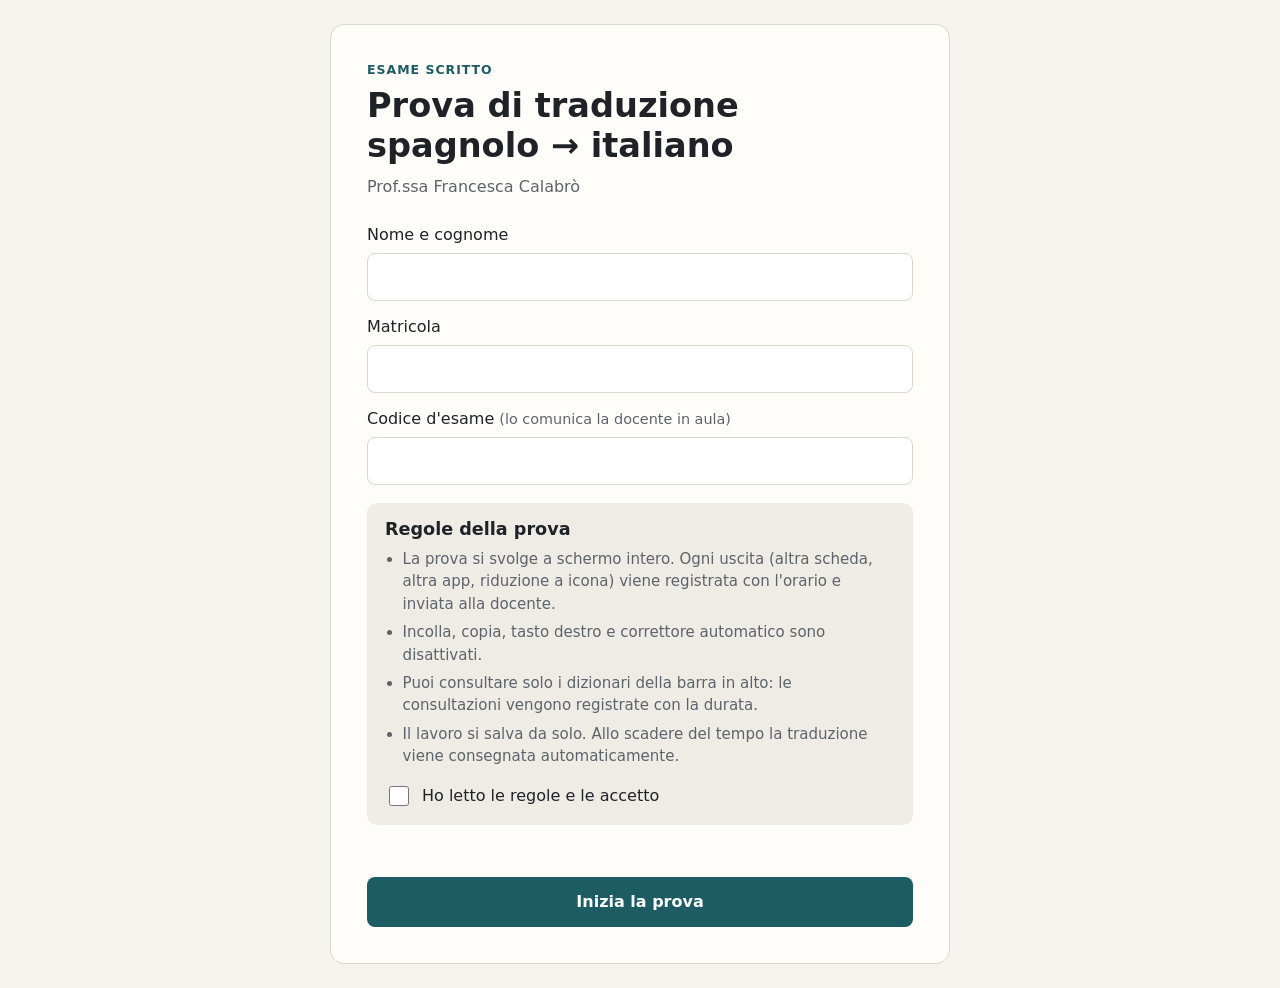
<file: index.html>
<!doctype html>
<html lang="it">
<head>
<meta charset="utf-8">
<meta name="viewport" content="width=device-width, initial-scale=1, viewport-fit=cover">
<meta name="robots" content="noindex, nofollow">
<title>Prova di traduzione</title>
<link rel="preconnect" href="https://fonts.googleapis.com">
<link rel="preconnect" href="https://fonts.gstatic.com" crossorigin>
<link href="https://fonts.googleapis.com/css2?family=Source+Serif+4:ital,opsz,wght@0,8..60,400;0,8..60,600;1,8..60,400&display=swap" rel="stylesheet">
<link href="https://api.fontshare.com/v2/css?f[]=general-sans@400,500,600&display=swap" rel="stylesheet">
<link rel="stylesheet" href="style.css">
</head>
<body>

<!-- Schermata iniziale -->
<main id="schermo-inizio" class="schermo">
  <section class="scheda">
    <p class="occhiello" id="corso"></p>
    <h1 id="titolo">Prova di traduzione</h1>
    <p class="docente" id="docente"></p>

    <form id="form-inizio" autocomplete="off" novalidate>
      <label>Nome e cognome
        <input id="nome" required autocomplete="off" spellcheck="false">
      </label>
      <label>Matricola
        <input id="matricola" required autocomplete="off" inputmode="numeric" spellcheck="false">
      </label>
      <label>Codice d'esame <span class="nota">(lo comunica la docente in aula)</span>
        <input id="codice" required autocomplete="off" autocapitalize="characters" spellcheck="false">
      </label>

      <div class="regole">
        <h2>Regole della prova</h2>
        <ul>
          <li>La prova si svolge a schermo intero. Ogni uscita (altra scheda, altra app, riduzione a icona) viene registrata con l'orario e inviata alla docente.</li>
          <li>Incolla, copia, tasto destro e correttore automatico sono disattivati.</li>
          <li>Puoi consultare solo i dizionari della barra in alto: le consultazioni vengono registrate con la durata.</li>
          <li>Il lavoro si salva da solo. Allo scadere del tempo la traduzione viene consegnata automaticamente.</li>
        </ul>
        <label class="spunta"><input type="checkbox" id="accetto" required> Ho letto le regole e le accetto</label>
      </div>

      <p class="errore" id="errore-inizio" role="alert"></p>
      <button type="submit" class="primario" id="btn-inizia">Inizia la prova</button>
    </form>
  </section>
</main>

<!-- Prova -->
<div id="schermo-prova" class="schermo" hidden>
  <header class="barra">
    <div class="barra-sx">
      <span class="sigla" id="sigla"></span>
      <strong id="studente"></strong>
      <span class="stato" id="stato-salvataggio">Salvato</span>
    </div>
    <nav class="dizionari" id="dizionari" aria-label="Dizionari consentiti"></nav>
    <div class="barra-dx">
      <span class="timer" id="timer" aria-live="off">--:--</span>
      <button class="primario piccolo" id="btn-consegna">Consegna</button>
    </div>
  </header>

  <div class="avviso" id="avviso" hidden role="alert"></div>

  <main class="colonne">
    <article class="originale" id="originale" aria-label="Testo originale">
      <p class="consegna" id="consegna"></p>
      <h2 id="titolo-testo"></h2>
      <div id="testo"></div>
      <p class="fonte" id="fonte"></p>
    </article>
    <section class="traduzione">
      <label for="campo" class="etichetta">La tua traduzione</label>
      <textarea id="campo" spellcheck="false" autocomplete="off" autocorrect="off" autocapitalize="off" data-gramm="false" data-gramm_editor="false" data-enable-grammarly="false" placeholder="Scrivi qui la traduzione…"></textarea>
      <p class="contatore"><span id="parole">0</span> parole · <span id="uscite">0</span> uscite registrate</p>
    </section>
  </main>
</div>

<!-- Blocco quando si esce dallo schermo intero -->
<div id="velo" class="velo" hidden>
  <div class="velo-box">
    <h2>Sei uscito dalla prova</h2>
    <p id="velo-testo">L'uscita è stata registrata. Torna alla prova per continuare.</p>
    <button class="primario" id="btn-rientra">Torna alla prova</button>
  </div>
</div>

<!-- Conferma consegna -->
<div id="conferma" class="velo" hidden>
  <div class="velo-box">
    <h2>Consegnare la traduzione?</h2>
    <p>Dopo la consegna non potrai più modificarla.</p>
    <div class="riga-bottoni">
      <button class="secondario" id="btn-annulla">Continua a scrivere</button>
      <button class="primario" id="btn-conferma">Consegna ora</button>
    </div>
  </div>
</div>

<!-- Fine -->
<main id="schermo-fine" class="schermo" hidden>
  <section class="scheda">
    <h1 id="fine-titolo">Consegna in corso…</h1>
    <p id="fine-testo">Non chiudere questa pagina.</p>
    <p class="ricevuta" id="ricevuta" hidden></p>
    <div class="riga-bottoni">
      <button class="secondario" id="btn-scarica" hidden>Scarica una copia (.txt)</button>
      <button class="primario" id="btn-riprova" hidden>Riprova l'invio</button>
      <a class="secondario" id="btn-esci" href="fine.html" hidden>Chiudi la prova</a>
    </div>
  </section>
</main>

<script src="esame.js"></script>
<script src="app.js"></script>
</body>
</html>
</file>
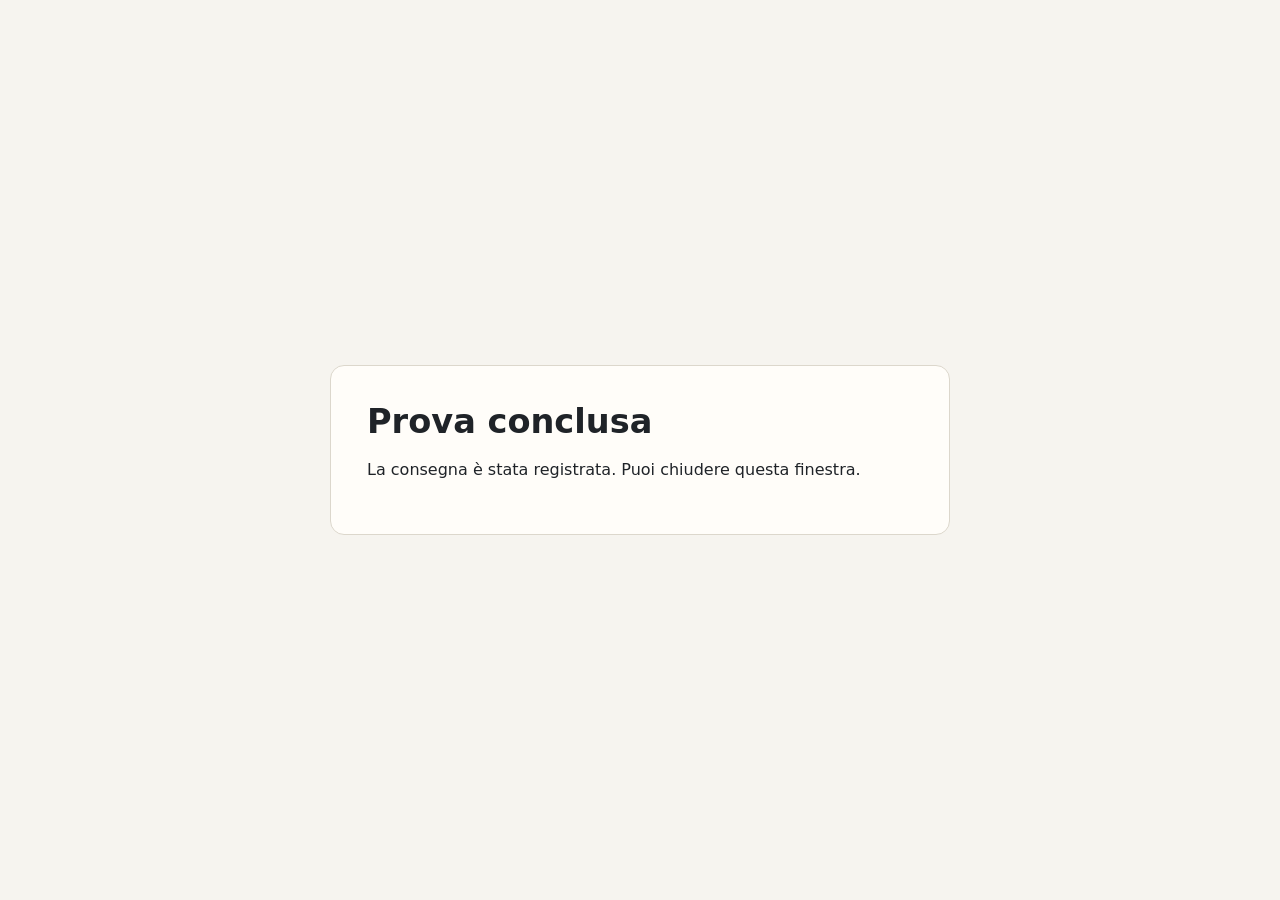
<file: fine.html>
<!doctype html><html lang="it"><head><meta charset="utf-8"><meta name="viewport" content="width=device-width,initial-scale=1"><meta name="robots" content="noindex">
<title>Prova conclusa</title><link rel="stylesheet" href="style.css"></head>
<body><main class="schermo" style="display:flex;align-items:center;justify-content:center;padding:24px"><section class="scheda"><h1>Prova conclusa</h1><p>La consegna è stata registrata. Puoi chiudere questa finestra.</p></section></main></body></html>
</file>
<file: style.css>
:root{
  --bg:#f6f4ef; --surface:#fffdf9; --surface-2:#efece5; --ink:#1f2328; --muted:#5d636b;
  --line:#dcd7cc; --accent:#1d5c63; --accent-ink:#ffffff; --warn:#9a3b12; --warn-bg:#fbeee6; --ok:#2f6b3a;
  --serif:"Source Serif 4", Georgia, serif; --sans:"General Sans", system-ui, -apple-system, "Segoe UI", sans-serif;
  --r:10px;
}
*{box-sizing:border-box}
html,body{margin:0;height:100%}
body{background:var(--bg);color:var(--ink);font-family:var(--sans);font-size:16px;line-height:1.5;-webkit-text-size-adjust:100%}
[hidden]{display:none !important}
h1,h2{line-height:1.2;margin:0 0 .5rem}
h1{font-size:clamp(1.5rem,1.2rem + 1.4vw,2.1rem);font-weight:600}
h2{font-size:1.1rem;font-weight:600}
button,input,textarea{font:inherit;color:inherit}

.schermo{min-height:100%}
#schermo-inizio,#schermo-fine{display:flex;align-items:center;justify-content:center;padding:24px 16px}
.scheda{background:var(--surface);border:1px solid var(--line);border-radius:14px;max-width:620px;width:100%;padding:clamp(20px,4vw,36px)}
.occhiello{text-transform:uppercase;letter-spacing:.08em;font-size:.78rem;color:var(--accent);font-weight:600;margin:0 0 .4rem}
.docente{color:var(--muted);margin:0 0 1.5rem}
form label{display:block;font-weight:500;margin-bottom:14px}
.nota{font-weight:400;color:var(--muted);font-size:.9rem}
input:not([type=checkbox]){display:block;width:100%;margin-top:6px;padding:11px 12px;border:1px solid var(--line);border-radius:8px;background:#fff;font-size:1rem}
input:focus,textarea:focus{outline:2px solid var(--accent);outline-offset:1px}
.regole{background:var(--surface-2);border-radius:var(--r);padding:16px 18px;margin:18px 0}
.regole ul{margin:.25rem 0 1rem;padding-left:1.1rem;color:var(--muted);font-size:.94rem}
.regole li{margin-bottom:.35rem}
.spunta{display:flex !important;gap:10px;align-items:flex-start;margin:0 !important}
.spunta input{width:20px;height:20px;margin-top:2px;accent-color:var(--accent)}
.errore{color:var(--warn);min-height:1.4em;margin:.25rem 0 .75rem;font-weight:500}
.primario,.secondario{border-radius:8px;padding:12px 20px;font-weight:600;cursor:pointer;border:1px solid transparent;text-decoration:none;display:inline-flex;align-items:center;justify-content:center;min-height:44px}
.primario{background:var(--accent);color:var(--accent-ink)}
.primario:hover{filter:brightness(1.08)}
.primario:disabled{opacity:.55;cursor:wait}
.secondario{background:transparent;border-color:var(--line);color:var(--ink)}
.secondario:hover{background:var(--surface-2)}
#btn-inizia{width:100%}
.piccolo{padding:8px 16px;min-height:38px}

/* Prova */
#schermo-prova{display:flex;flex-direction:column;height:100vh;height:100dvh}
.barra{display:flex;align-items:center;gap:16px;padding:10px 16px;background:var(--surface);border-bottom:1px solid var(--line);flex-wrap:wrap}
.barra-sx{display:flex;flex-direction:column;min-width:0}
.barra-sx strong{white-space:nowrap;overflow:hidden;text-overflow:ellipsis;max-width:220px}
.sigla{font-size:.75rem;font-weight:600;letter-spacing:.06em;text-transform:uppercase;color:var(--accent);white-space:nowrap;overflow:hidden;text-overflow:ellipsis;max-width:340px}
.originale h3{font-family:var(--sans);font-size:1rem;font-weight:600;margin:1.4rem 0 .4rem}
.stato{font-size:.8rem;color:var(--ok)}
.stato.attesa{color:var(--muted)}
.dizionari{display:flex;gap:6px;flex-wrap:wrap;flex:1;justify-content:center}
.dizionari a{font-size:.85rem;padding:6px 10px;border-radius:999px;border:1px solid var(--line);color:var(--accent);text-decoration:none;font-weight:500;background:#fff;white-space:nowrap}
.dizionari a:hover{background:var(--surface-2)}
.barra-dx{display:flex;align-items:center;gap:12px}
.timer{font-variant-numeric:tabular-nums;font-weight:600;font-size:1.15rem;min-width:4.5ch;text-align:right}
.timer.poco{color:var(--warn)}
.avviso{background:var(--warn-bg);color:var(--warn);padding:8px 16px;font-size:.92rem;border-bottom:1px solid #efcdb8}
.colonne{flex:1;display:grid;grid-template-columns:1fr 1fr;min-height:0}
.originale{overflow:auto;padding:24px clamp(16px,3vw,40px);border-right:1px solid var(--line);
  -webkit-user-select:none;user-select:none;-webkit-touch-callout:none;font-family:var(--serif);font-size:1.12rem;line-height:1.7}
.originale h2{font-family:var(--serif);font-size:1.3rem}
.consegna{font-family:var(--sans);font-size:.92rem;color:var(--muted);background:var(--surface-2);padding:10px 12px;border-radius:8px}
.fonte{font-family:var(--sans);font-size:.82rem;color:var(--muted);margin-top:2rem}
.traduzione{display:flex;flex-direction:column;padding:16px clamp(12px,2vw,24px);min-height:0}
.etichetta{font-weight:600;font-size:.9rem;margin-bottom:8px;color:var(--muted)}
textarea{flex:1;width:100%;resize:none;border:1px solid var(--line);border-radius:var(--r);padding:16px;background:#fff;font-family:var(--serif);font-size:1.08rem;line-height:1.7;min-height:200px}
.contatore{font-size:.82rem;color:var(--muted);margin:8px 0 0;text-align:right}

.velo{position:fixed;inset:0;background:rgba(20,24,28,.82);display:flex;align-items:center;justify-content:center;z-index:50;padding:16px}
.velo-box{background:var(--surface);border-radius:14px;padding:28px;max-width:460px;width:100%;text-align:center}
.velo-box p{color:var(--muted)}
.riga-bottoni{display:flex;gap:10px;justify-content:center;flex-wrap:wrap;margin-top:16px}
.ricevuta{font-family:ui-monospace,Menlo,Consolas,monospace;background:var(--surface-2);padding:12px;border-radius:8px;text-align:center;font-size:1.1rem;letter-spacing:.05em}

@media (max-width:820px){
  .colonne{grid-template-columns:1fr;grid-template-rows:minmax(0,45%) minmax(0,55%)}
  .originale{border-right:0;border-bottom:1px solid var(--line);padding:16px;font-size:1.02rem}
  .barra{gap:8px;padding:8px 12px}
  .dizionari{order:3;flex-basis:100%;justify-content:flex-start;overflow-x:auto;flex-wrap:nowrap;padding-bottom:2px}
  .barra-sx{flex:1}
  textarea{padding:12px;font-size:1rem}
}
@media print{body{display:none}}
</file>
